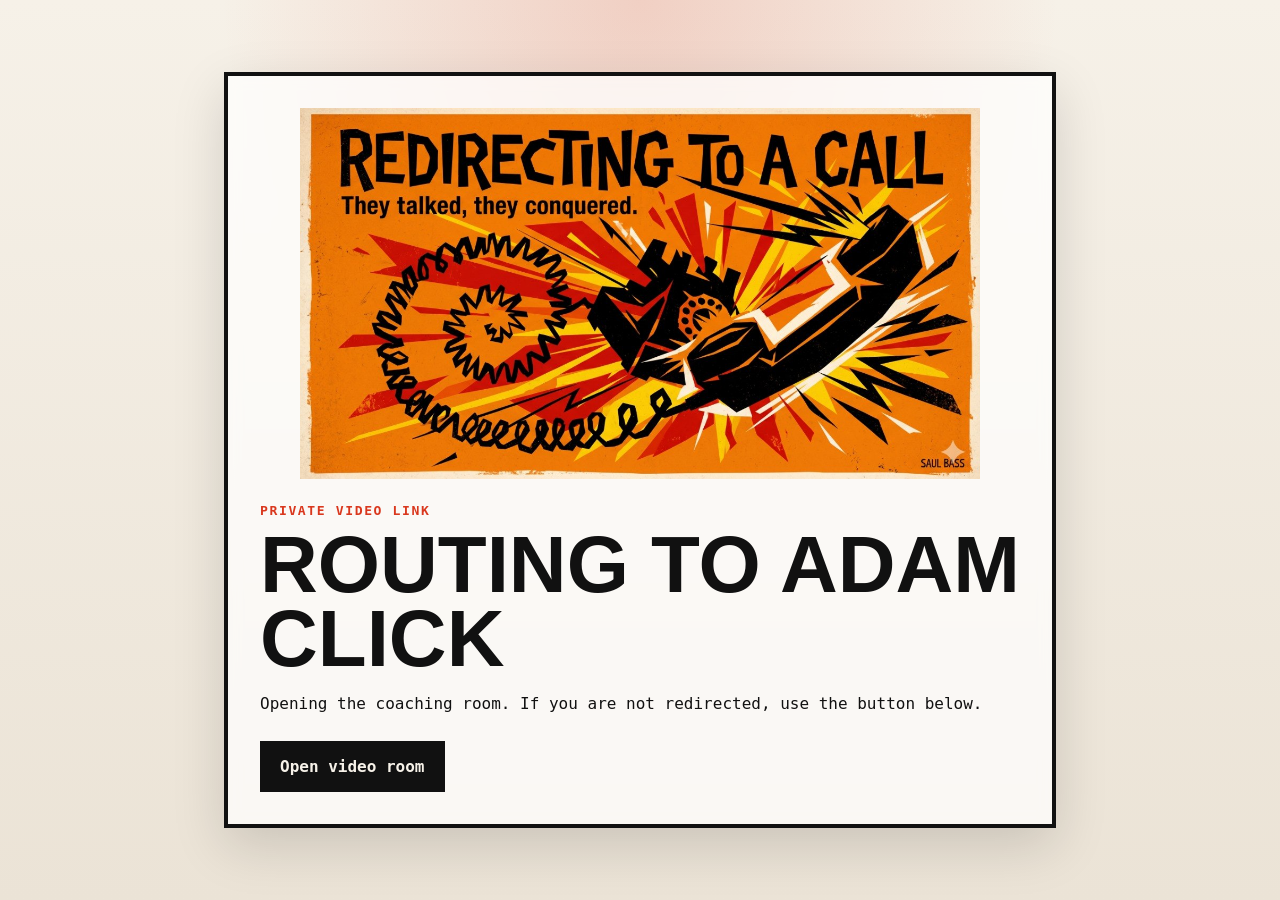
<file: adamclick-videochat/index.html>
<!DOCTYPE html>
<html lang="en">
<head>
  <meta charset="UTF-8">
  <meta name="viewport" content="width=device-width, initial-scale=1.0">
  <meta name="robots" content="noindex, nofollow, noarchive, nosnippet">
  <meta name="googlebot" content="noindex, nofollow">
  <meta name="ccbot" content="noindex, nofollow">
  <meta name="anthropic-ai" content="noindex, nofollow">
  <meta name="cohere-ai" content="noindex, nofollow">
  <meta http-equiv="refresh" content="2; url=https://riverside.com/studio/ac--rm?t=e5f2d8609444cffca566">
  <title>Routing to Adam Click...</title>
  <link rel="stylesheet" href="../videochat/videochat.css">
  <script defer src="../videochat/videochat.js"></script>
</head>
<body data-client-name="Adam Click" data-client-slug="adamclick" data-redirect-url="https://riverside.com/studio/ac--rm?t=e5f2d8609444cffca566">
  <main class="redirect-shell">
    <img class="redirect-hero" src="../images/videochat-hero.jpg" alt="Retro poster-style redirect art">
    <p class="eyebrow">Private video link</p>
    <h1 class="redirect-title">Routing to Adam Click</h1>
    <p class="redirect-copy">Opening the coaching room. If you are not redirected, use the button below.</p>
    <a class="redirect-button" href="https://riverside.com/studio/ac--rm?t=e5f2d8609444cffca566">Open video room</a>
  </main>
</body>
</html>
</file>
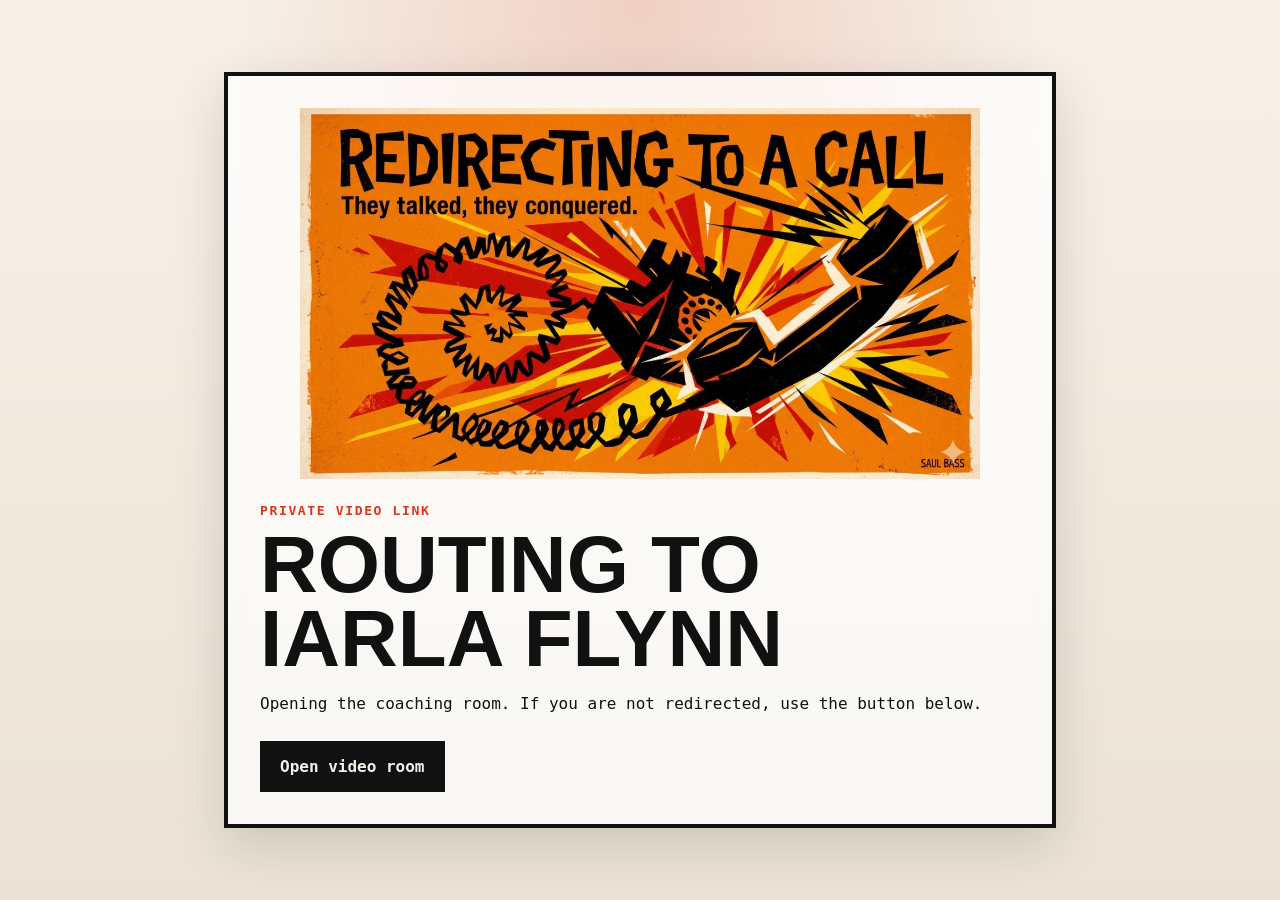
<file: iarlaflynn-videochat/index.html>
<!DOCTYPE html>
<html lang="en">
<head>
  <meta charset="UTF-8">
  <meta name="viewport" content="width=device-width, initial-scale=1.0">
  <meta name="robots" content="noindex, nofollow, noarchive, nosnippet">
  <meta name="googlebot" content="noindex, nofollow">
  <meta name="ccbot" content="noindex, nofollow">
  <meta name="anthropic-ai" content="noindex, nofollow">
  <meta name="cohere-ai" content="noindex, nofollow">
  <meta http-equiv="refresh" content="2; url=https://riverside.com/studio/if--rm?t=1aab9e7ea9f24bd07f73">
  <title>Routing to Iarla Flynn...</title>
  <link rel="stylesheet" href="../videochat/videochat.css">
  <script defer src="../videochat/videochat.js"></script>
</head>
<body data-client-name="Iarla Flynn" data-client-slug="iarlaflynn" data-redirect-url="https://riverside.com/studio/if--rm?t=1aab9e7ea9f24bd07f73">
  <main class="redirect-shell">
    <img class="redirect-hero" src="../images/videochat-hero.jpg" alt="Retro poster-style redirect art">
    <p class="eyebrow">Private video link</p>
    <h1 class="redirect-title">Routing to Iarla Flynn</h1>
    <p class="redirect-copy">Opening the coaching room. If you are not redirected, use the button below.</p>
    <a class="redirect-button" href="https://riverside.com/studio/if--rm?t=1aab9e7ea9f24bd07f73">Open video room</a>
  </main>
</body>
</html>
</file>
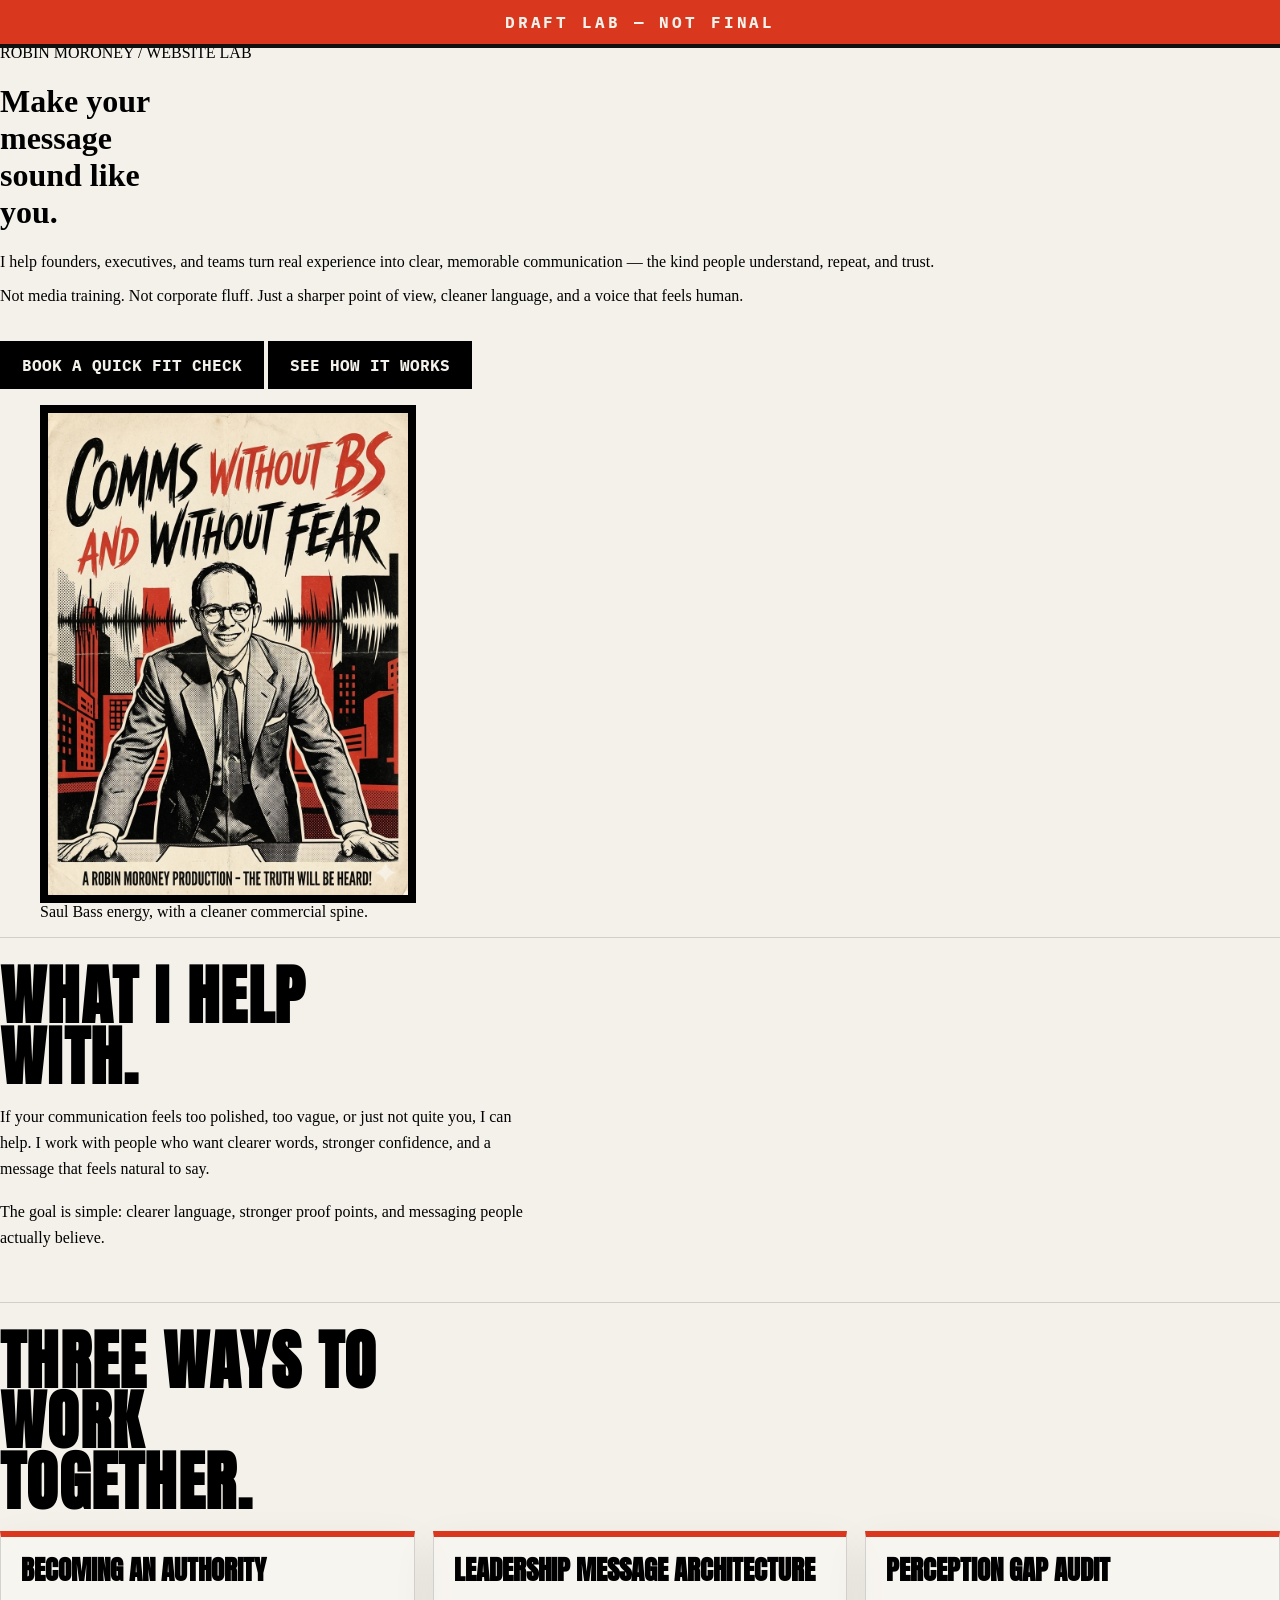
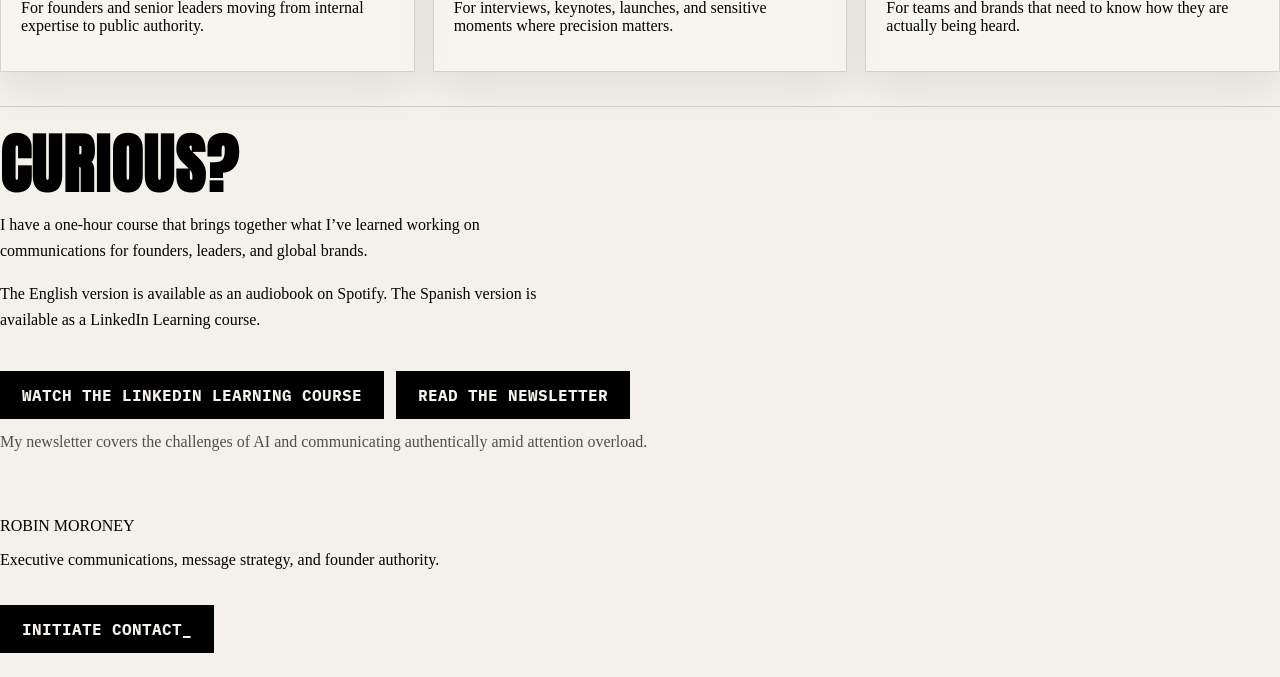
<file: lab/index.html>
<!DOCTYPE html>
<html lang="en">
<head>
  <meta charset="UTF-8">
  <meta name="viewport" content="width=device-width, initial-scale=1.0">
  <meta name="robots" content="noindex, nofollow">
  <meta
    name="description"
    content="Draft lab for Robin Moroney's consumer-facing website copy."
  >
  <title>DRAFT LAB — Robin Moroney</title>
  <link href="https://fonts.googleapis.com/css2?family=Anton&family=IBM+Plex+Mono:wght@400;500;700&display=swap" rel="stylesheet">
  <link rel="stylesheet" href="../style.css">
  <style>
    .lab-ribbon {
      position: sticky;
      top: 0;
      z-index: 50;
      margin: -24px -24px 20px;
      padding: 12px 24px;
      background: #d9381e;
      color: #f4f1ea;
      font-family: 'IBM Plex Mono', monospace;
      font-weight: 700;
      letter-spacing: 0.18em;
      text-transform: uppercase;
      border-bottom: 4px solid #111111;
      text-align: center;
    }

    .lab-page .page-shell {
      padding-top: 0;
    }

    .lab-page .hero-copy h1 {
      max-width: 11ch;
    }

    .lab-page .simple-block {
      padding: 28px 0 34px;
      border-top: 1px solid rgba(17, 17, 17, 0.15);
    }

    .lab-page .simple-heading {
      margin: 0 0 16px;
      font-family: 'Anton', sans-serif;
      text-transform: uppercase;
      letter-spacing: 0.02em;
      line-height: 0.95;
      font-size: clamp(2rem, 5vw, 4rem);
      max-width: 12ch;
    }

    .lab-page .simple-copy {
      max-width: 68ch;
      line-height: 1.65;
      font-size: 1rem;
    }

    .lab-page .simple-grid {
      display: grid;
      gap: 18px;
      grid-template-columns: repeat(3, minmax(0, 1fr));
      margin-top: 18px;
    }

    .lab-page .simple-card {
      padding: 20px;
      background: rgba(255, 255, 255, 0.28);
      border: 1px solid rgba(17, 17, 17, 0.15);
      border-top: 6px solid #d9381e;
      box-shadow: 0 16px 40px rgba(17, 17, 17, 0.08);
    }

    .lab-page .simple-card h3 {
      margin: 0 0 10px;
      font-family: 'Anton', sans-serif;
      text-transform: uppercase;
      line-height: 0.96;
      font-size: 1.7rem;
    }

    .lab-page .course-links {
      display: flex;
      flex-wrap: wrap;
      gap: 12px;
      margin-top: 18px;
    }

    .lab-page .small-note {
      margin-top: 14px;
      color: rgba(17, 17, 17, 0.72);
    }

    @media (max-width: 1024px) {
      .lab-page .simple-grid {
        grid-template-columns: 1fr;
      }
    }
  </style>
</head>
<body class="lab-page">
  <main class="page-shell" data-home>
    <div class="lab-ribbon">DRAFT LAB — NOT FINAL</div>

    <header class="hero" data-hero>
      <p class="eyebrow">ROBIN MORONEY / WEBSITE LAB</p>
      <div class="hero-grid">
        <div class="hero-copy">
          <h1>Make your message sound like you.</h1>
          <p class="lede">
            I help founders, executives, and teams turn real experience into clear, memorable
            communication — the kind people understand, repeat, and trust.
          </p>
          <p class="contra">
            Not media training. Not corporate fluff. Just a sharper point of view, cleaner language,
            and a voice that feels human.
          </p>
          <div class="hero-actions">
            <a href="mailto:moroney+website@gmail.com" class="action-link primary">BOOK A QUICK FIT CHECK</a>
            <a href="#work" class="action-link secondary">SEE HOW IT WORKS</a>
          </div>
        </div>

        <figure class="hero-art">
          <img class="poster-img" src="../images/poster.png" alt="Abstract poster art in the site's Saul Bass style">
          <figcaption>Saul Bass energy, with a cleaner commercial spine.</figcaption>
        </figure>
      </div>
    </header>

    <div class="simple-block" id="work">
      <h2 class="simple-heading">What I help with.</h2>
      <p class="simple-copy">
        If your communication feels too polished, too vague, or just not quite you, I can help.
        I work with people who want clearer words, stronger confidence, and a message that feels
        natural to say.
      </p>
      <p class="simple-copy">
        The goal is simple: clearer language, stronger proof points, and messaging people actually
        believe.
      </p>
    </div>

    <div class="simple-block">
      <h2 class="simple-heading">Three ways to work together.</h2>
      <div class="simple-grid">
        <article class="simple-card">
          <h3>Becoming an authority</h3>
          <p>
            For founders and senior leaders moving from internal expertise to public authority.
          </p>
        </article>

        <article class="simple-card">
          <h3>Leadership message architecture</h3>
          <p>
            For interviews, keynotes, launches, and sensitive moments where precision matters.
          </p>
        </article>

        <article class="simple-card">
          <h3>Perception gap audit</h3>
          <p>
            For teams and brands that need to know how they are actually being heard.
          </p>
        </article>
      </div>
    </div>

    <div class="simple-block">
      <h2 class="simple-heading">Curious?</h2>
      <p class="simple-copy">
        I have a one-hour course that brings together what I’ve learned working on communications
        for founders, leaders, and global brands.
      </p>
      <p class="simple-copy">
        The English version is available as an audiobook on Spotify. The Spanish version is
        available as a LinkedIn Learning course.
      </p>
      <div class="course-links">
        <a href="https://www.linkedin.com/learning/liderazgo-con-impacto-como-comunicar-para-ser-inolvidable" class="action-link primary">WATCH THE LINKEDIN LEARNING COURSE</a>
        <a href="https://themessageisthemedium.substack.com/" class="action-link secondary">READ THE NEWSLETTER</a>
      </div>
      <p class="small-note">My newsletter covers the challenges of AI and communicating authentically amid attention overload.</p>
    </div>

    <footer class="footer">
      <div>
        <p class="footer-name">ROBIN MORONEY</p>
        <p class="footer-note">Executive communications, message strategy, and founder authority.</p>
      </div>
      <a href="mailto:moroney+website@gmail.com" class="action-link primary">INITIATE CONTACT_</a>
    </footer>
  </main>
</body>
</html>
</file>
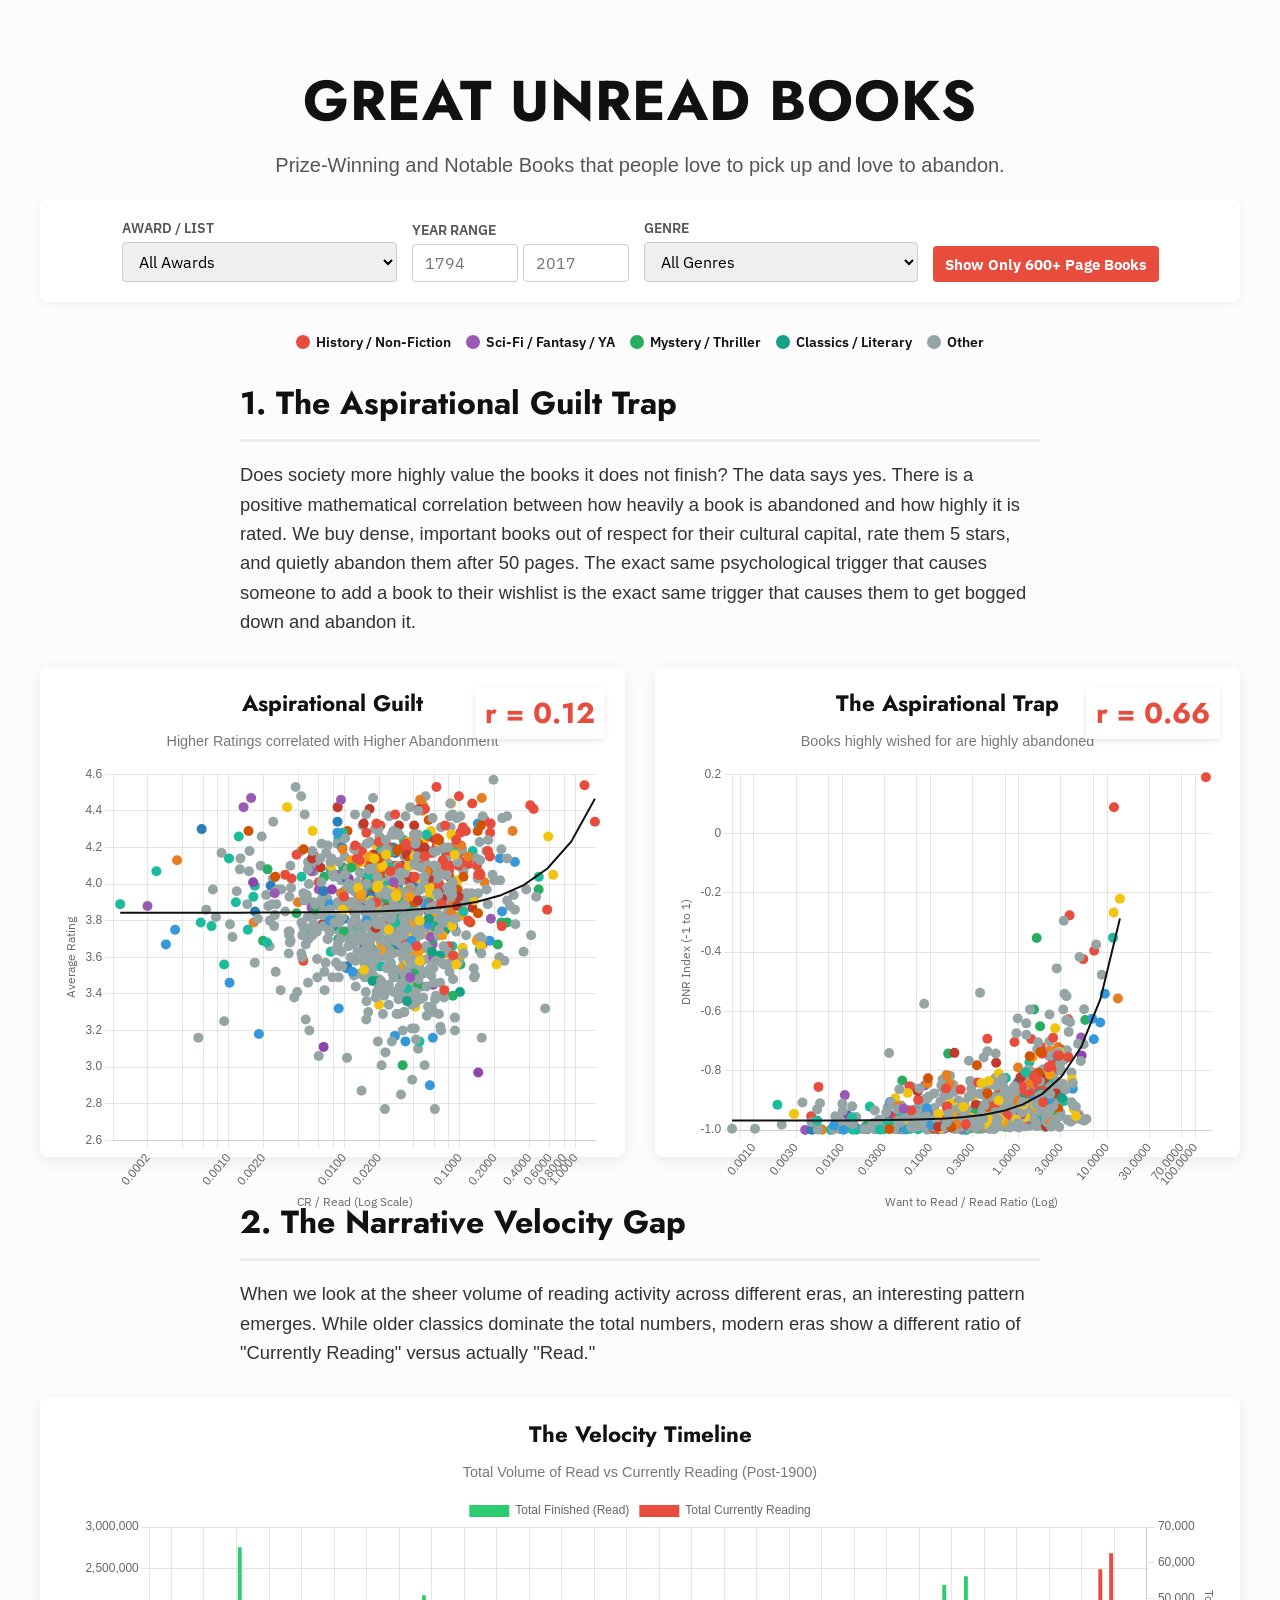
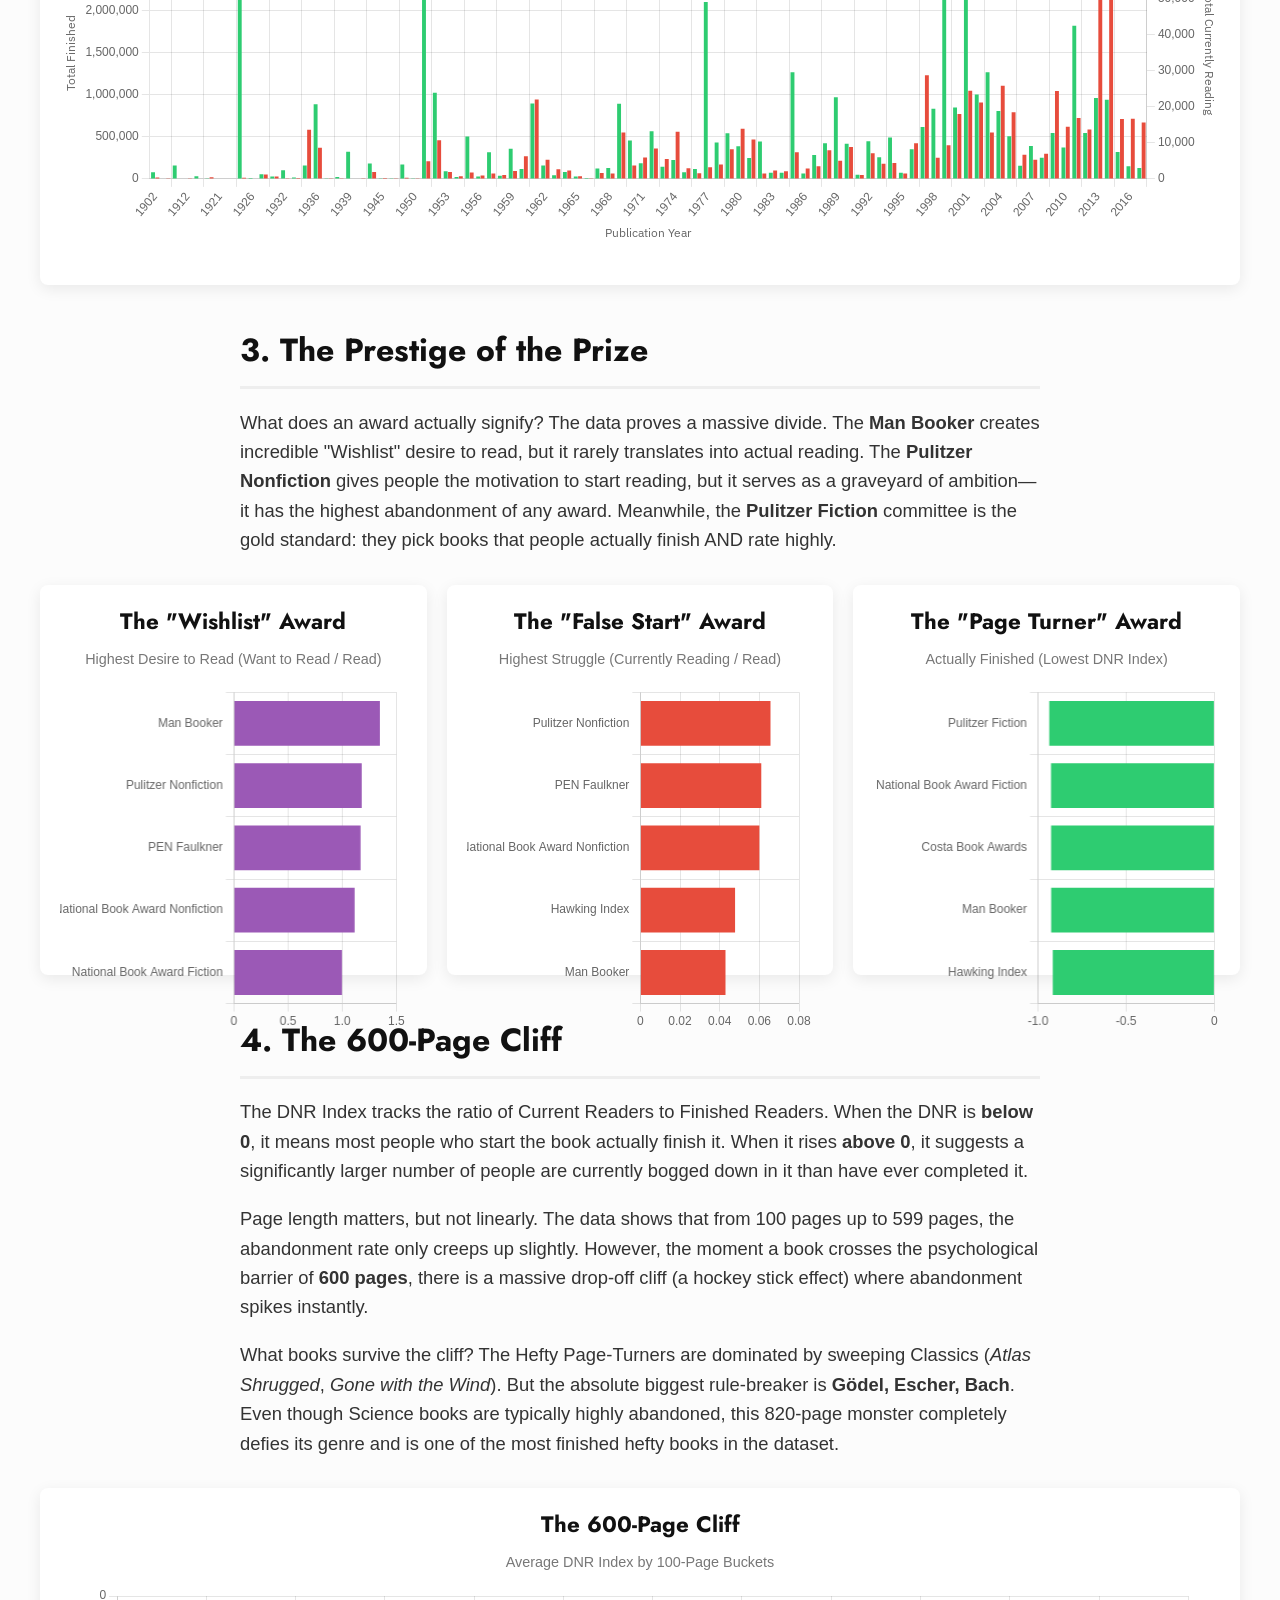
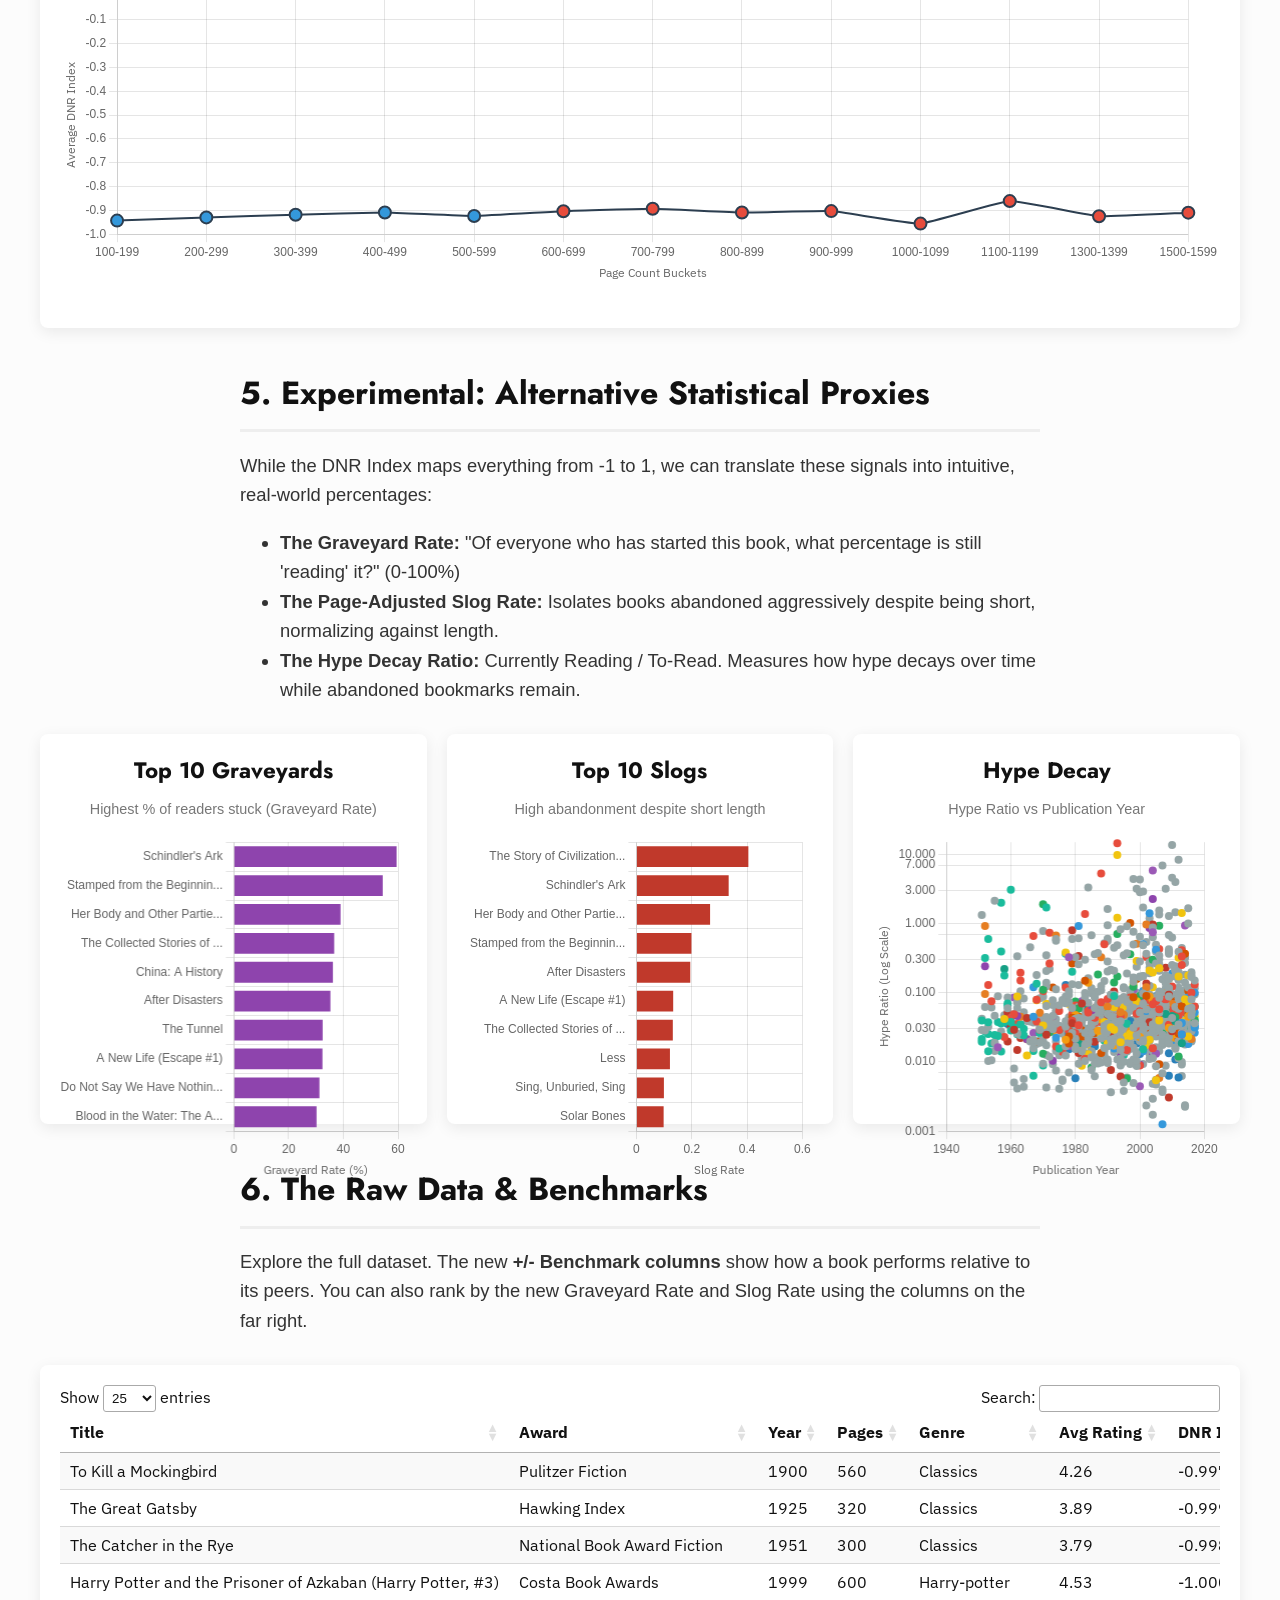
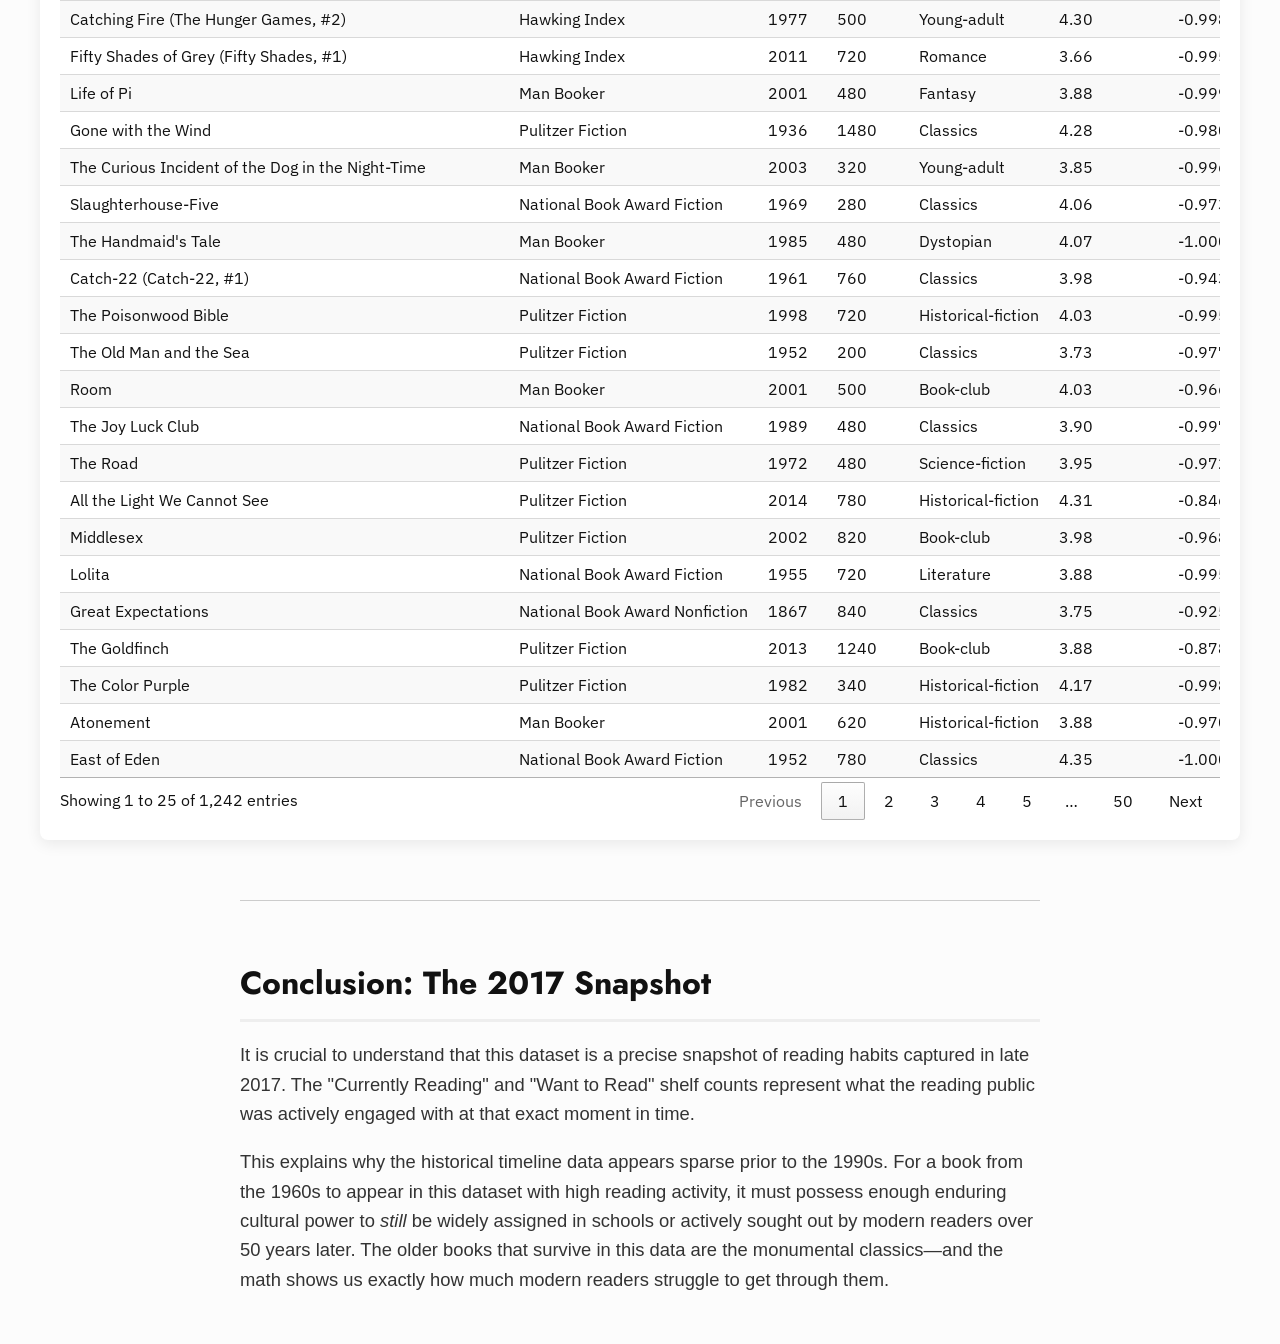
<file: research/DNR-and-TLDR/index.html>
<!DOCTYPE html>
<html lang="en">
<head>
    <meta charset="UTF-8">
    <meta name="viewport" content="width=device-width, initial-scale=1.0">
    <title>Great Unread Books</title>
    
    <link rel="preconnect" href="https://fonts.googleapis.com">
    <link rel="preconnect" href="https://fonts.gstatic.com" crossorigin>
    <link href="https://fonts.googleapis.com/css2?family=IBM+Plex+Sans:wght@400;600&family=Jost:wght@700&display=swap" rel="stylesheet">
    
    <link rel="stylesheet" type="text/css" href="css/jquery.dataTables.min.css">
    
    <style>
        :root {
            --bg-color: #fcfcfc;
            --text-main: #111;
            --text-sub: #555;
            --font-head: 'Futura', 'Jost', sans-serif;
            --font-sub: 'Arial', sans-serif;
            --font-label: 'IBM Plex Sans', sans-serif;
        }

        body {
            font-family: var(--font-label);
            background-color: var(--bg-color);
            color: var(--text-main);
            margin: 0;
            padding: 0;
        }

        .header {
            text-align: center;
            padding: 40px 20px 20px 20px;
        }

        h1 {
            font-family: var(--font-head);
            font-size: 3.5rem;
            font-weight: 700;
            text-transform: uppercase;
            letter-spacing: 1px;
            margin: 0 0 10px 0;
        }

        .subhed {
            font-family: var(--font-sub);
            font-size: 1.25rem;
            color: var(--text-sub);
            margin: 0;
            max-width: 800px;
            margin-left: auto;
            margin-right: auto;
            line-height: 1.4;
        }

        .slide-container {
            max-width: 1200px;
            margin: 0 auto;
            padding: 20px;
        }

        .narrative-block {
            max-width: 800px;
            margin: 0 auto 30px auto;
            text-align: left;
            font-family: var(--font-sub);
            font-size: 1.15rem;
            line-height: 1.6;
            color: #333;
        }
        
        .narrative-block h2 {
            font-family: var(--font-head);
            font-size: 2rem;
            margin-bottom: 15px;
            color: #111;
            border-bottom: 3px solid #eee;
            padding-bottom: 10px;
        }

        .filters {
            display: flex;
            justify-content: center;
            align-items: flex-end;
            flex-wrap: wrap;
            gap: 15px;
            margin-bottom: 30px;
            background: #fff;
            padding: 20px;
            border-radius: 8px;
            box-shadow: 0 2px 10px rgba(0,0,0,0.05);
            position: sticky;
            top: 10px;
            z-index: 100;
        }

        .filter-group {
            display: flex;
            flex-direction: column;
        }

        .filter-group label {
            font-family: var(--font-label);
            font-weight: 600;
            font-size: 0.85rem;
            margin-bottom: 5px;
            text-transform: uppercase;
            color: var(--text-sub);
        }

        .filter-group select, .filter-group input {
            font-family: var(--font-label);
            padding: 8px 12px;
            border: 1px solid #ccc;
            border-radius: 4px;
            font-size: 1rem;
        }
        
        .filter-toggle {
            display: flex;
            align-items: center;
            gap: 8px;
            padding: 8px 12px;
            background: #e74c3c;
            color: white;
            font-weight: bold;
            border-radius: 4px;
            cursor: pointer;
            font-family: var(--font-label);
            font-size: 0.95rem;
            border: none;
            transition: 0.2s;
        }
        .filter-toggle:hover {
            background: #c0392b;
        }
        .filter-toggle.active {
            background: #27ae60;
        }

        .file-upload-wrapper {
            text-align: center;
            margin-bottom: 30px;
        }

        .legend-container {
            display: flex;
            justify-content: center;
            flex-wrap: wrap;
            gap: 15px;
            margin-bottom: 20px;
        }
        .legend-item {
            display: flex;
            align-items: center;
            font-family: var(--font-label);
            font-size: 0.9rem;
            font-weight: 600;
        }
        .legend-color {
            width: 14px;
            height: 14px;
            border-radius: 50%;
            margin-right: 6px;
        }

        .charts-row {
            display: flex;
            flex-direction: row;
            gap: 30px;
            margin-bottom: 40px;
        }
        
        .charts-row-3 {
            display: grid;
            grid-template-columns: repeat(auto-fit, minmax(300px, 1fr));
            gap: 20px;
            margin-bottom: 40px;
        }

        .chart-box {
            flex: 1;
            background: #fff;
            padding: 20px;
            border-radius: 8px;
            box-shadow: 0 4px 15px rgba(0,0,0,0.08);
            height: 450px;
            position: relative;
        }
        
        .chart-box-small {
            background: #fff;
            padding: 20px;
            border-radius: 8px;
            box-shadow: 0 4px 15px rgba(0,0,0,0.08);
            height: 350px;
            position: relative;
        }

        .bar-chart-box {
            background: #fff;
            padding: 20px;
            border-radius: 8px;
            box-shadow: 0 4px 15px rgba(0,0,0,0.08);
            margin-bottom: 40px;
            position: relative;
        }

        .bar-canvas-wrapper {
            height: 350px;
            margin-bottom: 20px;
        }

        .chart-title {
            font-family: var(--font-head);
            font-size: 1.4rem;
            text-align: center;
            margin-top: 0;
            margin-bottom: 5px;
        }
        
        .chart-subtitle {
            font-family: var(--font-sub);
            font-size: 0.9rem;
            text-align: center;
            color: #777;
            margin-bottom: 15px;
        }

        .correlation-display {
            position: absolute;
            top: 20px;
            right: 20px;
            font-family: var(--font-head);
            font-size: 1.8rem;
            font-weight: 700;
            color: #e74c3c;
            background: rgba(255, 255, 255, 0.9);
            padding: 5px 10px;
            border-radius: 4px;
            box-shadow: 0 2px 5px rgba(0,0,0,0.1);
        }

        .table-container {
            background: #fff;
            padding: 20px;
            border-radius: 8px;
            box-shadow: 0 4px 15px rgba(0,0,0,0.08);
            margin-bottom: 40px;
            overflow-x: auto;
        }
        
        .table-container h2 {
            font-family: var(--font-head);
            font-size: 1.8rem;
            margin-top: 0;
        }

        .diff-pos { color: #e74c3c; font-weight: bold; }
        .diff-neg { color: #27ae60; font-weight: bold; }

        @media (max-width: 768px) {
            h1 { font-size: 2.2rem; }
            .filters {
                position: static !important; /* Vanishes with scrolling */
                box-shadow: none !important;
            }
            .charts-row {
                flex-direction: column;
                gap: 20px;
            }
            .chart-box, .chart-box-small, .bar-chart-box {
                height: 80vh !important; /* Fits perfectly on mobile viewports */
                max-height: 80vh !important; /* FOOLPROOF: Prevents any vertical expansion */
                margin-bottom: 45px !important;
                box-sizing: border-box;
                display: flex !important;
                flex-direction: column !important;
                overflow: hidden !important; /* Stops Chart.js infinite resize/expansion loop */
                padding: 15px !important;
            }
            .chart-box canvas, .chart-box-small canvas, .bar-canvas-wrapper, .bar-canvas-wrapper canvas {
                flex-grow: 1 !important;
                min-height: 0 !important;
                height: 100% !important;
            }
            .chart-title {
                font-size: 1.2rem !important;
            }
            .chart-subtitle {
                font-size: 0.85rem !important;
                margin-bottom: 10px !important;
            }
            .correlation-display {
                font-size: 1.1rem;
                top: 10px;
                right: 10px;
            }
        }
    </style>
</head>
<body>

    <div class="slide-container">
        
        <div class="header">
            <h1>Great Unread Books</h1>
            <p class="subhed">Prize-Winning and Notable Books that people love to pick up and love to abandon.</p>
        </div>

        <div class="file-upload-wrapper">
            <input type="file" id="fileInput" accept=".json" style="font-family: var(--font-label);">
            <p style="font-size: 0.9rem; color: #888;">Upload analysis_results.json to populate the dashboard.</p>
        </div>

        <div id="dashboard-content" style="display: none;">
            
            <div class="filters">
                <div class="filter-group">
                    <label>Award / List</label>
                    <select id="filterAward">
                        <option value="All">All Awards</option>
                    </select>
                </div>
                <div class="filter-group">
                    <label>Year Range</label>
                    <div style="display: flex; gap: 5px;">
                        <input type="number" id="filterYearStart" placeholder="Start" style="width: 80px;">
                        <input type="number" id="filterYearEnd" placeholder="End" style="width: 80px;">
                    </div>
                </div>
                <div class="filter-group">
                    <label>Genre</label>
                    <select id="filterGenre">
                        <option value="All">All Genres</option>
                    </select>
                </div>
                <button id="btnHefty" class="filter-toggle">
                    Show Only 600+ Page Books
                </button>
            </div>
            
            <div class="legend-container" id="colorLegend"></div>

            <!-- NARRATIVE PART 1 -->
            <div class="narrative-block">
                <h2>1. The Aspirational Guilt Trap</h2>
                <p>Does society more highly value the books it does not finish? The data says yes. There is a positive mathematical correlation between how heavily a book is abandoned and how highly it is rated. We buy dense, important books out of respect for their cultural capital, rate them 5 stars, and quietly abandon them after 50 pages. The exact same psychological trigger that causes someone to add a book to their wishlist is the exact same trigger that causes them to get bogged down and abandon it.</p>
            </div>

            <div class="charts-row">
                <div class="chart-box">
                    <h3 class="chart-title">Aspirational Guilt</h3>
                    <p class="chart-subtitle">Higher Ratings correlated with Higher Abandonment</p>
                    <div class="correlation-display" id="corrStruggle">r = ?</div>
                    <canvas id="struggleChart"></canvas>
                </div>
                <div class="chart-box">
                    <h3 class="chart-title">The Aspirational Trap</h3>
                    <p class="chart-subtitle">Books highly wished for are highly abandoned</p>
                    <div class="correlation-display" id="corrTrap">r = ?</div>
                    <canvas id="trapChart"></canvas>
                </div>
            </div>

            <!-- NARRATIVE PART 2 -->
            <div class="narrative-block">
                <h2>2. The Narrative Velocity Gap</h2>
                <p>When we look at the sheer volume of reading activity across different eras, an interesting pattern emerges. While older classics dominate the total numbers, modern eras show a different ratio of "Currently Reading" versus actually "Read."</p>
            </div>

            <div class="bar-chart-box">
                <h3 class="chart-title">The Velocity Timeline</h3>
                <p class="chart-subtitle">Total Volume of Read vs Currently Reading (Post-1900)</p>
                <div class="bar-canvas-wrapper">
                    <canvas id="timelineChart1"></canvas>
                </div>
            </div>

            <!-- NARRATIVE PART 3: AWARDS -->
            <div class="narrative-block">
                <h2>3. The Prestige of the Prize</h2>
                <p>What does an award actually signify? The data proves a massive divide. The <strong>Man Booker</strong> creates incredible "Wishlist" desire to read, but it rarely translates into actual reading. The <strong>Pulitzer Nonfiction</strong> gives people the motivation to start reading, but it serves as a graveyard of ambition—it has the highest abandonment of any award. Meanwhile, the <strong>Pulitzer Fiction</strong> committee is the gold standard: they pick books that people actually finish AND rate highly.</p>
            </div>

            <div class="charts-row-3">
                <div class="chart-box-small">
                    <h3 class="chart-title">The "Wishlist" Award</h3>
                    <p class="chart-subtitle">Highest Desire to Read (Want to Read / Read)</p>
                    <canvas id="awardChart1"></canvas>
                </div>
                <div class="chart-box-small">
                    <h3 class="chart-title">The "False Start" Award</h3>
                    <p class="chart-subtitle">Highest Struggle (Currently Reading / Read)</p>
                    <canvas id="awardChart2"></canvas>
                </div>
                <div class="chart-box-small">
                    <h3 class="chart-title">The "Page Turner" Award</h3>
                    <p class="chart-subtitle">Actually Finished (Lowest DNR Index)</p>
                    <canvas id="awardChart3"></canvas>
                </div>
            </div>

            <!-- NARRATIVE PART 4: THE CLIFF -->
            <div class="narrative-block">
                <h2>4. The 600-Page Cliff</h2>
                <p>The DNR Index tracks the ratio of Current Readers to Finished Readers. When the DNR is <strong>below 0</strong>, it means most people who start the book actually finish it. When it rises <strong>above 0</strong>, it suggests a significantly larger number of people are currently bogged down in it than have ever completed it.</p>
                <p>Page length matters, but not linearly. The data shows that from 100 pages up to 599 pages, the abandonment rate only creeps up slightly. However, the moment a book crosses the psychological barrier of <strong>600 pages</strong>, there is a massive drop-off cliff (a hockey stick effect) where abandonment spikes instantly.</p>
                <p>What books survive the cliff? The Hefty Page-Turners are dominated by sweeping Classics (<em>Atlas Shrugged</em>, <em>Gone with the Wind</em>). But the absolute biggest rule-breaker is <strong>Gödel, Escher, Bach</strong>. Even though Science books are typically highly abandoned, this 820-page monster completely defies its genre and is one of the most finished hefty books in the dataset.</p>
            </div>

            <div class="bar-chart-box" style="height: 400px;">
                <h3 class="chart-title">The 600-Page Cliff</h3>
                <p class="chart-subtitle">Average DNR Index by 100-Page Buckets</p>
                <div class="bar-canvas-wrapper" style="height: 300px;">
                    <canvas id="cliffChart"></canvas>
                </div>
            </div>

            <!-- NARRATIVE PART 5: ALTERNATIVE PROXIES -->
            <div class="narrative-block">
                <h2>5. Experimental: Alternative Statistical Proxies</h2>
                <p>While the DNR Index maps everything from -1 to 1, we can translate these signals into intuitive, real-world percentages:</p>
                <ul>
                    <li><strong>The Graveyard Rate:</strong> "Of everyone who has started this book, what percentage is still 'reading' it?" (0-100%)</li>
                    <li><strong>The Page-Adjusted Slog Rate:</strong> Isolates books abandoned aggressively despite being short, normalizing against length.</li>
                    <li><strong>The Hype Decay Ratio:</strong> Currently Reading / To-Read. Measures how hype decays over time while abandoned bookmarks remain.</li>
                </ul>
            </div>

            <div class="charts-row-3">
                <div class="chart-box-small">
                    <h3 class="chart-title">Top 10 Graveyards</h3>
                    <p class="chart-subtitle">Highest % of readers stuck (Graveyard Rate)</p>
                    <canvas id="proxyChart1"></canvas>
                </div>
                <div class="chart-box-small">
                    <h3 class="chart-title">Top 10 Slogs</h3>
                    <p class="chart-subtitle">High abandonment despite short length</p>
                    <canvas id="proxyChart2"></canvas>
                </div>
                <div class="chart-box-small">
                    <h3 class="chart-title">Hype Decay</h3>
                    <p class="chart-subtitle">Hype Ratio vs Publication Year</p>
                    <canvas id="proxyChart3"></canvas>
                </div>
            </div>

            <!-- NARRATIVE PART 6: TABLES -->
            <div class="narrative-block">
                <h2>6. The Raw Data & Benchmarks</h2>
                <p>Explore the full dataset. The new <strong>+/- Benchmark columns</strong> show how a book performs relative to its peers. You can also rank by the new Graveyard Rate and Slog Rate using the columns on the far right.</p>
            </div>
            
            <div class="table-container">
                <table id="booksTable" class="display nowrap" style="width:100%">
                    <thead>
                        <tr>
                            <th>Title</th>
                            <th>Award</th>
                            <th>Year</th>
                            <th>Pages</th>
                            <th>Genre</th>
                            <th>Avg Rating</th>
                            <th>DNR Index</th>
                            <th>vs. Global</th>
                            <th>vs. Genre</th>
                            <th>vs. Prize</th>
                            <th>Read</th>
                            <th>Curr. Reading</th>
                            <th>To-Read</th>
                            <th>Graveyard Rate</th>
                            <th>Slog Rate</th>
                            <th>Hype Decay</th>
                        </tr>
                    </thead>
                    <tbody></tbody>
                </table>
            </div>

            <!-- NARRATIVE PART 7: CONCLUSION -->
            <div class="narrative-block" style="margin-top: 60px; padding-top: 30px; border-top: 1px solid #ccc;">
                <h2>Conclusion: The 2017 Snapshot</h2>
                <p>It is crucial to understand that this dataset is a precise snapshot of reading habits captured in late 2017. The "Currently Reading" and "Want to Read" shelf counts represent what the reading public was actively engaged with at that exact moment in time.</p>
                <p>This explains why the historical timeline data appears sparse prior to the 1990s. For a book from the 1960s to appear in this dataset with high reading activity, it must possess enough enduring cultural power to <em>still</em> be widely assigned in schools or actively sought out by modern readers over 50 years later. The older books that survive in this data are the monumental classics—and the math shows us exactly how much modern readers struggle to get through them.</p>
            </div>

        </div>
    </div>

    <!-- Scripts -->
    <script src="js/jquery.min.js"></script>
    <script src="js/jquery.dataTables.min.js"></script>
    <script src="js/chart.min.js"></script>
    <script src="js/chartjs-plugin-annotation.min.js"></script>

    <script>
        let fullData = [];
        let globalAvgDNR = 0;

        // Auto-load analysis_results.json if present
        window.addEventListener('DOMContentLoaded', () => {
            fetch('analysis_results.json')
                .then(response => {
                    if (!response.ok) throw new Error('Not found');
                    return response.json();
                })
                .then(parsed => {
                    fullData = parsed.books || [];
                    fullData.forEach(b => {
                        if (b.currently_reading !== undefined && b.read !== undefined) {
                            let cr = b.currently_reading;
                            let r = b.read;
                            b.graveyard_rate = (cr / (cr + r)) * 100;
                            
                            let pages = parseInt(b.num_pages);
                            if (pages > 0 && r > 0) {
                                b.slog_rate = (cr / r) / (pages / 100);
                            } else {
                                b.slog_rate = 0;
                            }
                            
                            let tr = b['to-read'] || 0;
                            if (tr > 0) {
                                b.hype_decay = cr / tr;
                            } else {
                                b.hype_decay = 0;
                            }
                        }
                    });
                    initDashboard();
                })
                .catch(err => {
                    console.log('No local analysis_results.json found or failed to fetch, showing manual uploader.', err);
                });
        });
        let genreAvgDNR = {};
        let awardAvgDNR = {};
        let filterHeftyOnly = false;
        
        let struggleChartInstance = null;
        let trapChartInstance = null;
        let timeline1Instance = null;
        let awardChart1Instance = null;
        let awardChart2Instance = null;
        let awardChart3Instance = null;
        let cliffChartInstance = null;
        let proxyChart1Instance = null;
        let proxyChart2Instance = null;
        let proxyChart3Instance = null;
        let dataTableInstance = null;
        
        const genreColors = {
            'history': '#e74c3c',
            'nonfiction': '#e67e22',
            'science': '#d35400',
            'biography': '#c0392b',
            'memoir': '#f39c12',
            'fantasy': '#9b59b6',
            'science-fiction': '#8e44ad',
            'young-adult': '#2980b9',
            'mystery': '#27ae60',
            'thriller': '#2ecc71',
            'literary-fiction': '#16a085',
            'classics': '#1abc9c',
            'contemporary': '#3498db',
            'short-stories': '#f1c40f'
        };
        const defaultColor = '#95a5a6';

        function getColorForGenre(genre) {
            if (!genre) return defaultColor;
            return genreColors[genre.toLowerCase()] || defaultColor;
        }

        // --- MATH UTILS ---
        function calculatePearson(xArr, yArr) {
            const n = xArr.length;
            if (n === 0) return 0;
            const sumX = xArr.reduce((a, b) => a + b, 0);
            const sumY = yArr.reduce((a, b) => a + b, 0);
            const sumX2 = xArr.reduce((a, b) => a + b * b, 0);
            const sumY2 = yArr.reduce((a, b) => a + b * b, 0);
            const sumXY = xArr.reduce((a, b, i) => a + b * yArr[i], 0);

            const num = (n * sumXY) - (sumX * sumY);
            const den = Math.sqrt(((n * sumX2) - (sumX * sumX)) * ((n * sumY2) - (sumY * sumY)));
            if (den === 0) return 0;
            return num / den;
        }

        function calculateLinearRegression(xArr, yArr) {
            const n = xArr.length;
            if (n === 0) return { m: 0, b: 0 };
            const sumX = xArr.reduce((a, b) => a + b, 0);
            const sumY = yArr.reduce((a, b) => a + b, 0);
            const sumXY = xArr.reduce((a, b, i) => a + b * yArr[i], 0);
            const sumX2 = xArr.reduce((a, b) => a + b * b, 0);
            
            const m = (n * sumXY - sumX * sumY) / (n * sumX2 - sumX * sumX);
            const b = (sumY - m * sumX) / n;
            return { m, b };
        }

        document.getElementById('fileInput').addEventListener('change', function(event) {
            const file = event.target.files[0];
            if (!file) return;

            const reader = new FileReader();
            reader.onload = function(e) {
                try {
                    const parsed = JSON.parse(e.target.result);
                    fullData = parsed.books || [];
                    
                    // Attach alternative proxy logic globally on load
                    fullData.forEach(b => {
                        if (b.currently_reading !== undefined && b.read !== undefined) {
                            let cr = b.currently_reading;
                            let r = b.read;
                            b.graveyard_rate = (cr / (cr + r)) * 100;
                            
                            let pages = parseInt(b.num_pages);
                            if (pages > 0 && r > 0) {
                                b.slog_rate = (cr / r) / (pages / 100);
                            } else {
                                b.slog_rate = 0;
                            }
                            
                            let tr = b['to-read'] || 0;
                            if (tr > 0) {
                                b.hype_decay = cr / tr;
                            } else {
                                b.hype_decay = 0;
                            }
                        }
                    });
                    
                    initDashboard();
                } catch (error) {
                    alert('Error parsing JSON file.');
                }
            };
            reader.readAsText(file);
        });

        function initDashboard() {
            document.getElementById('dashboard-content').style.display = 'block';
            document.querySelector('.file-upload-wrapper').style.display = 'none';

            populateFilters();
            buildLegend();
            
            document.getElementById('filterAward').addEventListener('change', updateViews);
            document.getElementById('filterYearStart').addEventListener('input', updateViews);
            document.getElementById('filterYearEnd').addEventListener('input', updateViews);
            document.getElementById('filterGenre').addEventListener('change', updateViews);
            
            document.getElementById('btnHefty').addEventListener('click', function() {
                filterHeftyOnly = !filterHeftyOnly;
                if(filterHeftyOnly) {
                    this.classList.add('active');
                    this.innerText = 'Showing 600+ Page Books (Click to clear)';
                } else {
                    this.classList.remove('active');
                    this.innerText = 'Show Only 600+ Page Books';
                }
                updateViews();
            });

            initTables();
            updateViews();
        }
        
        function calculateBenchmarks(data) {
            const valid = data.filter(b => b.currently_reading > 0 && b.read > 0);
            let dnrSum = 0;
            genreAvgDNR = {};
            awardAvgDNR = {};
            let genreSums = {};
            let awardSums = {};
            
            valid.forEach(b => {
                let dnr = b.ratio_4_dnr_index;
                dnrSum += dnr;
                let g = b.genre || 'unknown';
                if (!genreSums[g]) genreSums[g] = {s: 0, c: 0};
                genreSums[g].s += dnr; genreSums[g].c += 1;
                let aw = b.award;
                if (aw) {
                    if (!awardSums[aw]) awardSums[aw] = {s: 0, c: 0};
                    awardSums[aw].s += dnr; awardSums[aw].c += 1;
                }
            });
            globalAvgDNR = valid.length > 0 ? (dnrSum / valid.length) : 0;
            for (let g in genreSums) genreAvgDNR[g] = genreSums[g].s / genreSums[g].c;
            for (let aw in awardSums) awardAvgDNR[aw] = awardSums[aw].s / awardSums[aw].c;
        }

        function buildLegend() {
            const legendContainer = document.getElementById('colorLegend');
            const groups = [
                {name: "History / Non-Fiction", color: "#e74c3c"},
                {name: "Sci-Fi / Fantasy / YA", color: "#9b59b6"},
                {name: "Mystery / Thriller", color: "#27ae60"},
                {name: "Classics / Literary", color: "#16a085"},
                {name: "Other", color: "#95a5a6"}
            ];
            groups.forEach(g => {
                let div = document.createElement('div');
                div.className = 'legend-item';
                div.innerHTML = `<div class="legend-color" style="background-color: ${g.color};"></div> ${g.name}`;
                legendContainer.appendChild(div);
            });
        }

        function populateFilters() {
            const awards = new Set();
            const genres = new Set();
            let minYr = 3000, maxYr = 0;

            fullData.forEach(b => {
                if (b.award) awards.add(b.award);
                if (b.genre && b.genre !== 'unknown') genres.add(b.genre);
                let yr = parseInt(b.publication_year);
                if (!isNaN(yr)) {
                    if (yr < minYr) minYr = yr;
                    if (yr > maxYr) maxYr = yr;
                }
            });

            const awardSelect = document.getElementById('filterAward');
            Array.from(awards).sort().forEach(aw => {
                let opt = document.createElement('option');
                opt.value = aw; opt.innerText = aw;
                awardSelect.appendChild(opt);
            });

            const genreSelect = document.getElementById('filterGenre');
            Array.from(genres).sort().forEach(g => {
                let opt = document.createElement('option');
                opt.value = g; opt.innerText = g.charAt(0).toUpperCase() + g.slice(1);
                genreSelect.appendChild(opt);
            });
            
            if(minYr < 3000) {
                document.getElementById('filterYearStart').placeholder = minYr;
                document.getElementById('filterYearEnd').placeholder = maxYr;
            }
        }

        function updateViews() {
            const selAward = document.getElementById('filterAward').value;
            const selGenre = document.getElementById('filterGenre').value;
            const yrStart = parseInt(document.getElementById('filterYearStart').value);
            const yrEnd = parseInt(document.getElementById('filterYearEnd').value);

            const filteredData = fullData.filter(b => {
                let matchAw = (selAward === 'All' || b.award === selAward);
                let matchGn = (selGenre === 'All' || b.genre === selGenre);
                let matchHefty = (!filterHeftyOnly || (b.num_pages && parseInt(b.num_pages) >= 600));
                
                let matchYr = true;
                let yr = parseInt(b.publication_year);
                if (!isNaN(yr)) {
                    if (!isNaN(yrStart) && yr < yrStart) matchYr = false;
                    if (!isNaN(yrEnd) && yr > yrEnd) matchYr = false;
                }
                
                return matchAw && matchYr && matchGn && matchHefty;
            });

            calculateBenchmarks(filteredData);
            renderCharts(filteredData);
            renderTimelineCharts(filteredData);
            renderAwardCharts(filteredData);
            renderCliffChart(filteredData);
            renderProxyCharts(filteredData);
            renderTable(filteredData);
        }

        function renderCharts(data) {
            const validData = data.filter(b => b.currently_reading > 0 && b.read > 0 && b.ratio_1_struggle > 0 && b.ratio_3_aspirational > 0);

            // SCRUB OUTLIERS FOR TRENDLINE CALCULATION
            const stDataScrubbed = validData.filter(b => b.ratio_1_struggle < 10);
            const trDataScrubbed = validData.filter(b => b.ratio_3_aspirational < 15);

            // Chart 1: Struggle (CR/Read) vs Rating
            const stX = stDataScrubbed.map(b => b.ratio_1_struggle);
            const stY = stDataScrubbed.map(b => b.average_rating);
            const r1 = calculatePearson(stX, stY);
            document.getElementById('corrStruggle').innerText = `r = ${r1.toFixed(2)}`;
            
            const strugglePoints = validData.map(b => ({
                x: b.ratio_1_struggle,
                y: b.average_rating,
                backgroundColor: getColorForGenre(b.genre),
                book: b
            }));

            const reg1 = calculateLinearRegression(stX, stY);
            const minStX = Math.min(...stX);
            const maxStX = Math.max(...stX);
            const trendline1 = [];
            if(stX.length > 0) {
                let steps = 20;
                let logMin = Math.log(minStX);
                let logMax = Math.log(maxStX);
                let stepSize = (logMax - logMin) / steps;
                for(let i=0; i<=steps; i++) {
                    let vx = Math.exp(logMin + i*stepSize);
                    trendline1.push({x: vx, y: reg1.m * vx + reg1.b});
                }
            }

            const ctx1 = document.getElementById('struggleChart').getContext('2d');
            if (struggleChartInstance) struggleChartInstance.destroy();
            struggleChartInstance = new Chart(ctx1, {
                type: 'scatter',
                data: {
                    datasets: [
                        {
                            label: 'Trendline',
                            data: trendline1,
                            type: 'line',
                            borderColor: '#111',
                            borderWidth: 2,
                            fill: false,
                            pointRadius: 0,
                            pointHoverRadius: 0
                        },
                        {
                            label: 'Books',
                            data: strugglePoints,
                            pointBackgroundColor: strugglePoints.map(p => p.backgroundColor),
                            pointBorderColor: 'transparent',
                            pointRadius: 5,
                            pointHoverRadius: 8
                        }
                    ]
                },
                options: {
                    responsive: true,
                    maintainAspectRatio: false,
                    plugins: {
                        legend: { display: false },
                        tooltip: {
                            callbacks: {
                                label: function(ctx) {
                                    if(ctx.datasetIndex === 0) return '';
                                    const b = ctx.raw.book;
                                    const g = b.genre ? b.genre.toUpperCase() : 'UNKNOWN';
                                    return `${b.title} [${g}] (${b.average_rating}★) - CR/Read: ${b.ratio_1_struggle.toFixed(4)}`;
                                }
                            }
                        }
                    },
                    scales: {
                        x: { type: 'logarithmic', title: { display: true, text: 'CR / Read (Log Scale)', font: {family: 'IBM Plex Sans'} } },
                        y: { title: { display: true, text: 'Average Rating', font: {family: 'IBM Plex Sans'} } }
                    }
                }
            });

            // Chart 2: Trap (Asp Ratio) vs DNR Index
            const trX = trDataScrubbed.map(b => b.ratio_3_aspirational);
            const trY = trDataScrubbed.map(b => b.ratio_4_dnr_index);
            const r2 = calculatePearson(trX, trY);
            document.getElementById('corrTrap').innerText = `r = ${r2.toFixed(2)}`;
            
            const trapPoints = validData.map(b => ({
                x: b.ratio_3_aspirational,
                y: b.ratio_4_dnr_index,
                backgroundColor: getColorForGenre(b.genre),
                book: b
            }));

            const reg2 = calculateLinearRegression(trX, trY);
            const minTrX = Math.min(...trX);
            const maxTrX = Math.max(...trX);
            const trendline2 = [];
            if(trX.length > 0) {
                let steps = 20;
                let logMin = Math.log(minTrX);
                let logMax = Math.log(maxTrX);
                let stepSize = (logMax - logMin) / steps;
                for(let i=0; i<=steps; i++) {
                    let vx = Math.exp(logMin + i*stepSize);
                    trendline2.push({x: vx, y: reg2.m * vx + reg2.b});
                }
            }

            const ctx2 = document.getElementById('trapChart').getContext('2d');
            if (trapChartInstance) trapChartInstance.destroy();
            trapChartInstance = new Chart(ctx2, {
                type: 'scatter',
                data: {
                    datasets: [
                        {
                            label: 'Trendline',
                            data: trendline2,
                            type: 'line',
                            borderColor: '#111',
                            borderWidth: 2,
                            fill: false,
                            pointRadius: 0,
                            pointHoverRadius: 0
                        },
                        {
                            label: 'Books',
                            data: trapPoints,
                            pointBackgroundColor: trapPoints.map(p => p.backgroundColor),
                            pointBorderColor: 'transparent',
                            pointRadius: 5,
                            pointHoverRadius: 8
                        }
                    ]
                },
                options: {
                    responsive: true,
                    maintainAspectRatio: false,
                    plugins: {
                        legend: { display: false },
                        tooltip: {
                            callbacks: {
                                label: function(ctx) {
                                    if(ctx.datasetIndex === 0) return '';
                                    const b = ctx.raw.book;
                                    const g = b.genre ? b.genre.toUpperCase() : 'UNKNOWN';
                                    return `${b.title} [${g}] - Want/Read: ${b.ratio_3_aspirational.toFixed(2)}, DNR: ${b.ratio_4_dnr_index.toFixed(3)}`;
                                }
                            }
                        }
                    },
                    scales: {
                        x: { type: 'logarithmic', title: { display: true, text: 'Want to Read / Read Ratio (Log)', font: {family: 'IBM Plex Sans'} } },
                        y: { title: { display: true, text: 'DNR Index (-1 to 1)', font: {family: 'IBM Plex Sans'} } }
                    }
                }
            });
        }

        function renderTimelineCharts(data) {
            // Group by year to show SUM(read) vs SUM(CR)
            const validData = data.filter(b => {
                let yr = parseInt(b.publication_year);
                return !isNaN(yr) && yr > 1900 && yr <= new Date().getFullYear();
            });
            
            let yrSums = {};
            validData.forEach(b => {
                let yr = parseInt(b.publication_year);
                if(!yrSums[yr]) yrSums[yr] = {read:0, cr:0};
                yrSums[yr].read += b.read;
                yrSums[yr].cr += b.currently_reading;
            });
            
            let yrs = Object.keys(yrSums).sort((a,b) => a-b);
            let readData = yrs.map(y => yrSums[y].read);
            let crData = yrs.map(y => yrSums[y].cr);
            
            const ctx1 = document.getElementById('timelineChart1').getContext('2d');
            if (timeline1Instance) timeline1Instance.destroy();
            timeline1Instance = new Chart(ctx1, {
                type: 'bar',
                data: {
                    labels: yrs,
                    datasets: [
                        { label: 'Total Finished (Read)', data: readData, backgroundColor: '#2ecc71', yAxisID: 'y' },
                        { label: 'Total Currently Reading', data: crData, backgroundColor: '#e74c3c', yAxisID: 'y1' }
                    ]
                },
                options: {
                    responsive: true,
                    maintainAspectRatio: false,
                    plugins: {
                        legend: { position: 'top' },
                    },
                    scales: {
                        x: { 
                            title: { display: true, text: 'Publication Year', font: {family: 'IBM Plex Sans'} } 
                        },
                        y: { 
                            type: 'linear',
                            display: true,
                            position: 'left',
                            title: { display: true, text: 'Total Finished', font: {family: 'IBM Plex Sans'} }
                        },
                        y1: {
                            type: 'linear',
                            display: true,
                            position: 'right',
                            title: { display: true, text: 'Total Currently Reading', font: {family: 'IBM Plex Sans'} },
                            grid: { drawOnChartArea: false } // Only draw grid lines for the left axis
                        }
                    }
                }
            });
        }
        
        function renderAwardCharts(data) {
            const valid = data.filter(b => b.currently_reading > 0 && b.read > 0);
            let awSums = {};
            valid.forEach(b => {
                let aw = b.award;
                if (!aw) return;
                if (!awSums[aw]) awSums[aw] = {sDNR: 0, sAsp: 0, sStr: 0, c: 0};
                awSums[aw].sDNR += b.ratio_4_dnr_index;
                awSums[aw].sAsp += b.ratio_3_aspirational;
                awSums[aw].sStr += b.ratio_1_struggle;
                awSums[aw].c += 1;
            });
            
            let arr = [];
            for (let aw in awSums) {
                if (awSums[aw].c >= 2) {
                    arr.push({ aw: aw, dnr: awSums[aw].sDNR / awSums[aw].c, asp: awSums[aw].sAsp / awSums[aw].c, str: awSums[aw].sStr / awSums[aw].c });
                }
            }
            
            let d1 = [...arr].sort((a,b) => b.asp - a.asp).slice(0, 5);
            const ctxA = document.getElementById('awardChart1').getContext('2d');
            if (awardChart1Instance) awardChart1Instance.destroy();
            awardChart1Instance = new Chart(ctxA, {
                type: 'bar',
                data: { labels: d1.map(d => d.aw), datasets: [{ data: d1.map(d => d.asp), backgroundColor: '#9b59b6' }] },
                options: { plugins: {legend: {display:false}}, indexAxis: 'y', maintainAspectRatio: false }
            });
            
            let d2 = [...arr].sort((a,b) => b.str - a.str).slice(0, 5);
            const ctxB = document.getElementById('awardChart2').getContext('2d');
            if (awardChart2Instance) awardChart2Instance.destroy();
            awardChart2Instance = new Chart(ctxB, {
                type: 'bar',
                data: { labels: d2.map(d => d.aw), datasets: [{ data: d2.map(d => d.str), backgroundColor: '#e74c3c' }] },
                options: { plugins: {legend: {display:false}}, indexAxis: 'y', maintainAspectRatio: false }
            });
            
            let d3 = [...arr].sort((a,b) => a.dnr - b.dnr).slice(0, 5);
            const ctxC = document.getElementById('awardChart3').getContext('2d');
            if (awardChart3Instance) awardChart3Instance.destroy();
            awardChart3Instance = new Chart(ctxC, {
                type: 'bar',
                data: { labels: d3.map(d => d.aw), datasets: [{ data: d3.map(d => d.dnr), backgroundColor: '#2ecc71' }] },
                options: { plugins: {legend: {display:false}}, indexAxis: 'y', maintainAspectRatio: false }
            });
        }

        function renderCliffChart(data) {
            // Scrub out obvious errors (massive classics assigned < 200 pages)
            const validData = data.filter(b => {
                if(b.currently_reading <= 0 || b.read <= 0 || b.num_pages <= 0) return false;
                if(b.num_pages < 200 && b.ratings_count > 1000 && (b.title.toLowerCase().includes('tolstoy') || b.title.toLowerCase().includes('war and peace'))) return false;
                return true;
            });
            
            // Bucket by 100 pages
            let buckets = {};
            for(let i=0; i<=1500; i+=100) buckets[i] = {sum:0, count:0};
            
            validData.forEach(b => {
                let p = parseInt(b.num_pages);
                if (p > 1500) p = 1500; // cap at 1500 bucket
                let bkt = Math.floor(p/100)*100;
                if(buckets[bkt]) {
                    buckets[bkt].sum += b.ratio_4_dnr_index;
                    buckets[bkt].count += 1;
                }
            });
            
            let labels = [];
            let avgDNRs = [];
            let pointColors = [];
            
            for(let i=0; i<=1500; i+=100) {
                if(buckets[i].count > 5) { // Only plot buckets with enough data
                    labels.push(`${i}-${i+99}`);
                    let avg = buckets[i].sum / buckets[i].count;
                    avgDNRs.push(avg);
                    pointColors.push(i >= 600 ? '#e74c3c' : '#3498db');
                }
            }

            const ctx = document.getElementById('cliffChart').getContext('2d');
            if (cliffChartInstance) cliffChartInstance.destroy();
            cliffChartInstance = new Chart(ctx, {
                type: 'line',
                data: {
                    labels: labels,
                    datasets: [{
                        label: 'Average DNR Index',
                        data: avgDNRs,
                        borderColor: '#2c3e50',
                        borderWidth: 2,
                        pointBackgroundColor: pointColors,
                        pointRadius: 6,
                        pointHoverRadius: 9,
                        fill: false,
                        tension: 0.1
                    }]
                },
                options: {
                    responsive: true,
                    maintainAspectRatio: false,
                    plugins: {
                        legend: { display: false },
                        tooltip: {
                            callbacks: {
                                label: function(ctx) {
                                    return `Avg DNR: ${ctx.raw.toFixed(3)}`;
                                }
                            }
                        }
                    },
                    scales: {
                        x: { 
                            title: { display: true, text: 'Page Count Buckets', font: {family: 'IBM Plex Sans'} }
                        },
                        y: { 
                            title: { display: true, text: 'Average DNR Index', font: {family: 'IBM Plex Sans'} },
                            min: -1,
                            max: 0
                        }
                    }
                }
            });
        }

        function renderProxyCharts(data) {
            const valid = data.filter(b => b.graveyard_rate !== undefined && b.slog_rate !== undefined && b.hype_decay !== undefined);
            
            // Require min 500 ratings to filter out weird anomalies in top 10 charts
            const significantData = valid.filter(b => b.ratings_count > 500);

            // Top 10 Graveyard
            let topGraveyard = [...significantData].sort((a,b) => b.graveyard_rate - a.graveyard_rate).slice(0, 10);
            const ctxA = document.getElementById('proxyChart1').getContext('2d');
            if (proxyChart1Instance) proxyChart1Instance.destroy();
            proxyChart1Instance = new Chart(ctxA, {
                type: 'bar',
                data: {
                    labels: topGraveyard.map(d => d.title.length > 25 ? d.title.substring(0, 25) + '...' : d.title),
                    datasets: [{ data: topGraveyard.map(d => d.graveyard_rate), backgroundColor: '#8e44ad' }]
                },
                options: { 
                    plugins: {
                        legend: {display:false},
                        tooltip: { callbacks: { label: function(ctx) { return `${ctx.raw.toFixed(1)}%`; } } }
                    }, 
                    indexAxis: 'y', 
                    maintainAspectRatio: false,
                    scales: { x: { title: { display: true, text: 'Graveyard Rate (%)', font: {family: 'IBM Plex Sans'} } } }
                }
            });

            // Top 10 Slog
            let topSlog = [...significantData].sort((a,b) => b.slog_rate - a.slog_rate).slice(0, 10);
            const ctxB = document.getElementById('proxyChart2').getContext('2d');
            if (proxyChart2Instance) proxyChart2Instance.destroy();
            proxyChart2Instance = new Chart(ctxB, {
                type: 'bar',
                data: {
                    labels: topSlog.map(d => d.title.length > 25 ? d.title.substring(0, 25) + '...' : d.title),
                    datasets: [{ data: topSlog.map(d => d.slog_rate), backgroundColor: '#c0392b' }]
                },
                options: { 
                    plugins: {
                        legend: {display:false},
                        tooltip: { callbacks: { label: function(ctx) { return `Slog Rate: ${ctx.raw.toFixed(2)}`; } } }
                    }, 
                    indexAxis: 'y', 
                    maintainAspectRatio: false,
                    scales: { x: { title: { display: true, text: 'Slog Rate', font: {family: 'IBM Plex Sans'} } } }
                }
            });

            // Hype Decay Scatter
            const hypePoints = significantData.filter(b => b.publication_year > 1950 && b.hype_decay > 0).map(b => ({
                x: parseInt(b.publication_year),
                y: b.hype_decay,
                backgroundColor: getColorForGenre(b.genre),
                book: b
            }));
            const ctxC = document.getElementById('proxyChart3').getContext('2d');
            if (proxyChart3Instance) proxyChart3Instance.destroy();
            proxyChart3Instance = new Chart(ctxC, {
                type: 'scatter',
                data: {
                    datasets: [{
                        data: hypePoints,
                        pointBackgroundColor: hypePoints.map(p => p.backgroundColor),
                        pointRadius: 4,
                        pointBorderColor: 'transparent',
                        pointHoverRadius: 7
                    }]
                },
                options: {
                    responsive: true, maintainAspectRatio: false,
                    plugins: { 
                        legend: {display:false},
                        tooltip: { callbacks: { label: function(ctx) { return `${ctx.raw.book.title} (${ctx.raw.x}) - Hype Ratio: ${ctx.raw.y.toFixed(3)}`; } } }
                    },
                    scales: {
                        x: { title: {display:true, text: 'Publication Year', font: {family: 'IBM Plex Sans'}}, ticks: {callback: function(v){return Math.floor(v);}} },
                        y: { type: 'logarithmic', title: {display:true, text: 'Hype Ratio (Log Scale)', font: {family: 'IBM Plex Sans'}} }
                    }
                }
            });
        }

        function formatDiff(val) {
            if (val === undefined || isNaN(val)) return '-';
            let prefix = val > 0 ? '+' : '';
            let cls = val > 0 ? 'diff-pos' : (val < 0 ? 'diff-neg' : '');
            return `<span class="${cls}">${prefix}${val.toFixed(3)}</span>`;
        }

        function initTables() {
            dataTableInstance = $('#booksTable').DataTable({
                pageLength: 25,
                order: [[10, 'desc']], // Sort by Graveyard Rate as new default
                scrollX: true
            });
        }

        function renderTable(data) {
            dataTableInstance.clear();
            data.forEach(b => {
                let dnr = b.ratio_4_dnr_index;
                let g = b.genre || 'unknown';
                let aw = b.award || 'none';
                
                let diffGlobal = (dnr !== undefined && globalAvgDNR !== undefined) ? dnr - globalAvgDNR : undefined;
                let diffGenre = (dnr !== undefined && genreAvgDNR[g] !== undefined) ? dnr - genreAvgDNR[g] : undefined;
                let diffAward = (dnr !== undefined && awardAvgDNR[aw] !== undefined) ? dnr - awardAvgDNR[aw] : undefined;

                dataTableInstance.row.add([
                    b.title,
                    b.award || '',
                    b.publication_year || '',
                    b.num_pages || '',
                    g !== 'unknown' ? g.charAt(0).toUpperCase() + g.slice(1) : '',
                    b.average_rating.toFixed(2),
                    dnr !== undefined ? dnr.toFixed(4) : 0,
                    formatDiff(diffGlobal),
                    formatDiff(diffGenre),
                    formatDiff(diffAward),
                    b.read !== undefined ? b.read.toLocaleString() : 0,
                    b.currently_reading !== undefined ? b.currently_reading.toLocaleString() : 0,
                    b['to-read'] !== undefined ? b['to-read'].toLocaleString() : 0,
                    b.graveyard_rate !== undefined ? b.graveyard_rate.toFixed(2) + '%' : '-',
                    b.slog_rate !== undefined ? b.slog_rate.toFixed(4) : '-',
                    b.hype_decay !== undefined ? b.hype_decay.toFixed(4) : '-'
                ]);
            });
            dataTableInstance.draw();
        }
    </script>
</body>
</html>
</file>
<file: videochat/videochat.css>
body {
  margin: 0;
  min-height: 100vh;
  display: grid;
  place-items: center;
  background:
    radial-gradient(circle at top, rgba(217, 56, 30, 0.18), transparent 38%),
    linear-gradient(180deg, #f6f1e8 0%, #ebe3d6 100%);
  color: #111;
  font-family: 'IBM Plex Mono', monospace;
}

.redirect-shell {
  width: min(92vw, 760px);
  padding: 32px;
  border: 4px solid #111;
  background: rgba(255, 255, 255, 0.72);
  backdrop-filter: blur(8px);
  box-shadow: 0 18px 50px rgba(0, 0, 0, 0.14);
}

.redirect-hero {
  display: block;
  width: 100%;
  max-width: 680px;
  height: auto;
  margin: 0 auto 24px;
}

.eyebrow {
  margin: 0 0 10px;
  color: #d9381e;
  text-transform: uppercase;
  letter-spacing: 0.12em;
  font-size: 0.82rem;
  font-weight: 700;
}

.redirect-title {
  margin: 0;
  font-family: 'Anton', sans-serif;
  text-transform: uppercase;
  line-height: 0.92;
  font-size: clamp(2.6rem, 8vw, 5rem);
}

.redirect-copy {
  margin: 16px 0 0;
  font-size: 1rem;
  line-height: 1.6;
}

.redirect-button {
  display: inline-block;
  margin-top: 24px;
  padding: 14px 18px;
  color: #f6f1e8;
  background: #111;
  border: 2px solid #111;
  text-decoration: none;
  font-weight: 700;
  transition: transform 0.15s ease, background 0.15s ease, color 0.15s ease;
}

.redirect-button:hover {
  transform: translateY(-1px);
  background: transparent;
  color: #111;
}

@media (max-width: 640px) {
  .redirect-shell {
    padding: 20px;
  }
}
</file>
<file: style.css>
/* =========================================
   1. GLOBAL & BODY (The Container Cap)
   ========================================= */
body {
  background-color: #F4F1EA;
  color: black;
  margin: 0;
  
  /* FIXED: Stops the site from exploding on huge monitors */
  max-width: 1400px; 
  margin-left: auto;
  margin-right: auto;
  
  overflow-x: hidden; 
}

.container {
  padding: 20px;
  max-width: 100%;
  box-sizing: border-box;
}

/* =========================================
   2. THE MAIN TITLE (Capped Size)
   ========================================= */
.title-mask {
  overflow: hidden; 
  display: inline-block;
  width: 100%; 
  border-bottom: 8px solid #D9381E; 
  padding-bottom: 10px;            
  margin-bottom: 40px;            
}

.bass-title {
  font-family: 'Anton', sans-serif;
  
  /* FIXED: The Clamp. Min: 4rem, Ideal: 16vw, Max: 160px */
  font-size: clamp(4rem, 16vw, 160px);  
  
  text-transform: uppercase;
  line-height: 0.9;
  color: black;
  margin: 0;
  transform-origin: bottom left;    
  animation: slideUpSkew 1.5s cubic-bezier(0.25, 1, 0.5, 1) forwards;
}

@keyframes slideUpSkew {
  0% { transform: translateY(110%) skewX(-15deg); }
  100% { transform: translateY(0) skewX(-15deg); }
}

/* =========================================
   3. SECTION HEADERS & TEXT
   ========================================= */
.lost-header {
  font-family: 'Anton', sans-serif;
  font-size: 4.5rem;
  line-height: 0.85;
  text-transform: uppercase;
  color: black;
  letter-spacing: 2px;
  border-bottom: 6px solid #D9381E; 
  padding-bottom: 15px;           
  margin: 60px 0 20px 0;          
  width: 100%;                    
}

.mech-text {
  font-family: 'IBM Plex Mono', monospace;
  font-size: 1rem;
  line-height: 1.5;
  color: black;
  max-width: 100%; /* Let it fill mobile width */
}

.alert {
  color: #D9381E; 
  font-weight: bold;
}

/* =========================================
   4. IMAGES (Mobile Defaults)
   ========================================= */
.noir-img, .poster-img {
  display: block;
  width: 100%;         
  max-width: 500px;     /* Cap mobile image size */
  margin: 30px auto;    
  height: auto;         /* FIXED: Ensures aspect ratio is respected */
  border: 6px solid black; 
}

/* =========================================
   5. BUTTONS & LINKS
   ========================================= */
.action-link {
  display: inline-block;
  margin-top: 20px;
  background-color: black;
  color: #F4F1EA;
  padding: 12px 20px;
  text-decoration: none;
  font-family: 'IBM Plex Mono', monospace;
  font-weight: bold;
  border: 2px solid black;
  transition: all 0.2s ease;
}

.action-link:hover {
  background-color: transparent;
  color: black;
}

/* =========================================
   6. DESKTOP OVERRIDES (The Layout Fix)
   ========================================= */
@media (min-width: 1100px) {
  
  .section {
    display: flex; 
    justify-content: space-between; 
    align-items: flex-start; /* Aligns tops of text/images */
    gap: 60px; /* Increased gap for breathing room */
    padding-bottom: 60px;    
    margin-bottom: 80px;     
    border-bottom: 6px solid #D9381E; 
  }

  .lost-header {
    width: 25%; 
    border-bottom: none; 
    margin: 0;
    font-size: 4rem; /* Capped header size */
    flex-shrink: 0;  /* Prevents header from squishing */
  }

  .mech-text {
    width: 40%; 
    font-size: 1.1rem;    
  }
  
  /* FIXED IMAGE LOGIC FOR DESKTOP */
  .noir-img, .poster-img {
     width: 30%;            /* Give images more horizontal room */
     margin: 0;             
     border-width: 8px;   
     height: auto;          /* Strictly enforces ratio */
     object-fit: contain;   /* Prevents squishing */
     align-self: flex-start;
  }
  
  /* Handle the ghost spacer for the Bio section */
  .spacer {
    width: 30%;
  }
}
</file>
